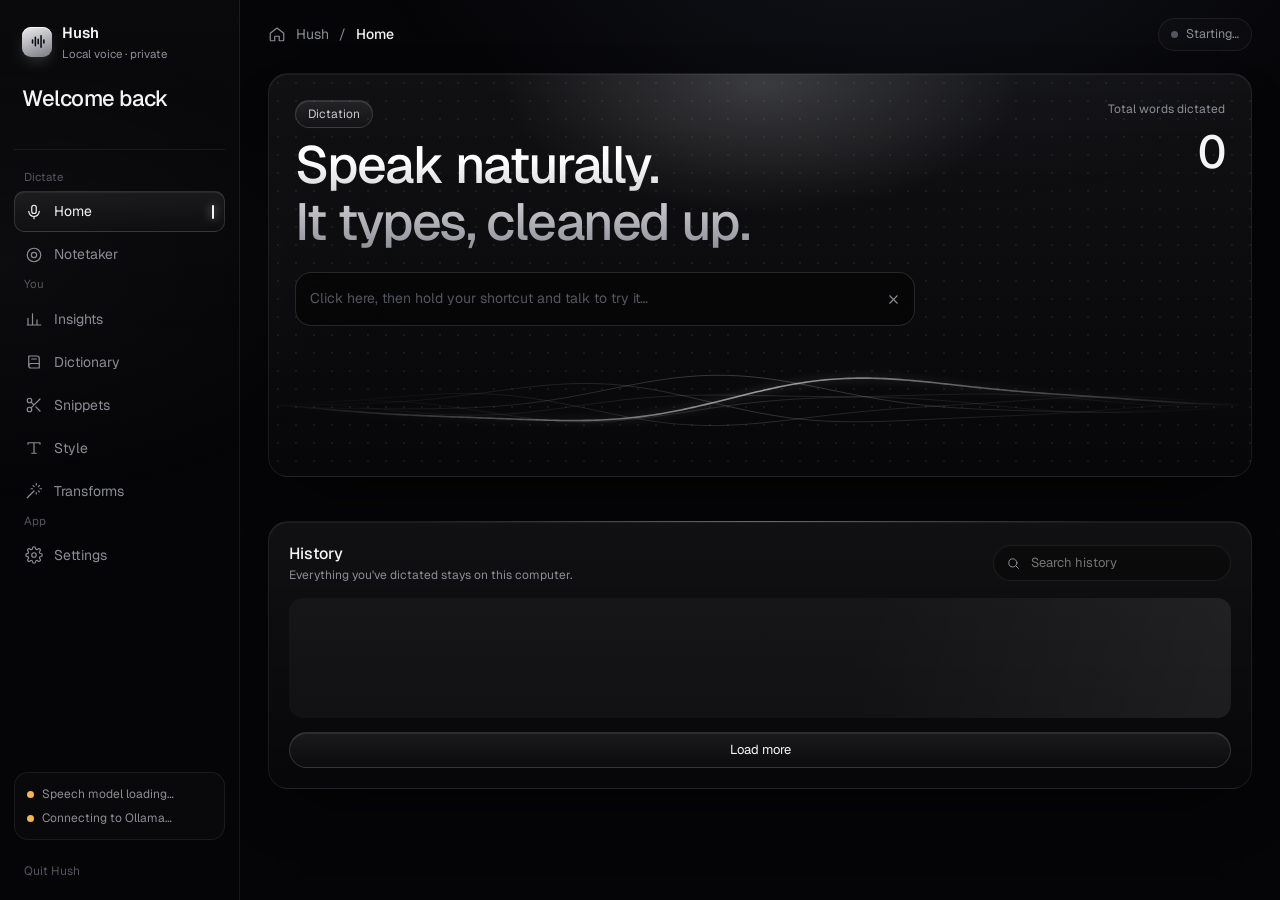
<file: ui/index.html>
<!doctype html>
<html lang="en">
<head>
<meta charset="utf-8">
<meta name="viewport" content="width=device-width,initial-scale=1">
<title>Hush</title>
<link rel="preconnect" href="https://fonts.googleapis.com">
<link rel="stylesheet" href="https://fonts.googleapis.com/css2?family=Geist:wght@300;400;500;600;700&family=Geist+Mono:wght@400;500&display=swap">
<link rel="stylesheet" href="app.css">
</head>
<body>
<div class="app">
  <aside class="side" aria-label="Navigation">
    <div class="brand">
      <div class="mark" aria-hidden="true"><svg viewBox="0 0 24 24"><path d="M5 10v4M9 6v12M13 9v6M17 4v16M21 10v4"/></svg></div>
      <div><b>Hush</b><span>Local voice · private</span></div>
    </div>
    <div class="welcome"><h1 id="welcome">Welcome back</h1><p id="today-line">&nbsp;</p></div>
    <nav class="nav" id="nav">
      <div class="navgrp"><span>Dictate</span>
        <a data-page="home" class="on"><svg class="i" viewBox="0 0 24 24"><rect x="9" y="3" width="6" height="11" rx="3"/><path d="M5 11a7 7 0 0 0 14 0M12 18v3"/></svg>Home</a>
        <a data-page="notes"><svg class="i" viewBox="0 0 24 24"><circle cx="12" cy="12" r="9"/><circle cx="12" cy="12" r="3.5"/></svg>Notetaker<span class="badge" id="note-badge" hidden>REC</span></a>
      </div>
      <div class="navgrp"><span>You</span>
        <a data-page="insights"><svg class="i" viewBox="0 0 24 24"><path d="M4 20V11M10 20V5M16 20v-7M21 20H3"/></svg>Insights</a>
        <a data-page="dictionary"><svg class="i" viewBox="0 0 24 24"><path d="M5 4h11a3 3 0 0 1 3 3v13H8a3 3 0 0 1-3-3z"/><path d="M5 17a3 3 0 0 1 3-3h11M9 8h6"/></svg>Dictionary</a>
        <a data-page="snippets"><svg class="i" viewBox="0 0 24 24"><circle cx="6" cy="6" r="3"/><circle cx="6" cy="18" r="3"/><path d="M20 4L8.1 15.9M14.5 14.5L20 20M8.1 8.1L12 12"/></svg>Snippets</a>
        <a data-page="style"><svg class="i" viewBox="0 0 24 24"><path d="M4 7V5h16v2M9 19h6M12 5v14"/></svg>Style</a>
        <a data-page="transforms"><svg class="i" viewBox="0 0 24 24"><path d="M15 4V2M15 16v-2M8 9h2M20 9h2M17.8 11.8l1.4 1.4M17.8 6.2l1.4-1.4M12.2 6.2L10.8 4.8M3 21l9-9"/></svg>Transforms</a>
      </div>
      <div class="navgrp"><span>App</span>
        <a data-page="settings"><svg class="i" viewBox="0 0 24 24"><circle cx="12" cy="12" r="3"/><path d="M19.4 15a1.7 1.7 0 0 0 .3 1.8l.1.1a2 2 0 1 1-2.8 2.8l-.1-.1a1.7 1.7 0 0 0-1.8-.3 1.7 1.7 0 0 0-1 1.5V21a2 2 0 1 1-4 0v-.1a1.7 1.7 0 0 0-1.1-1.5 1.7 1.7 0 0 0-1.8.3l-.1.1a2 2 0 1 1-2.8-2.8l.1-.1a1.7 1.7 0 0 0 .3-1.8 1.7 1.7 0 0 0-1.5-1H3a2 2 0 1 1 0-4h.1a1.7 1.7 0 0 0 1.5-1.1 1.7 1.7 0 0 0-.3-1.8l-.1-.1a2 2 0 1 1 2.8-2.8l.1.1a1.7 1.7 0 0 0 1.8.3H9a1.7 1.7 0 0 0 1-1.5V3a2 2 0 1 1 4 0v.1a1.7 1.7 0 0 0 1 1.5 1.7 1.7 0 0 0 1.8-.3l.1-.1a2 2 0 1 1 2.8 2.8l-.1.1a1.7 1.7 0 0 0-.3 1.8V9a1.7 1.7 0 0 0 1.5 1H21a2 2 0 1 1 0 4h-.1a1.7 1.7 0 0 0-1.5 1z"/></svg>Settings</a>
      </div>
    </nav>
    <div class="engines" aria-label="Engines">
      <div class="e"><span class="dot load" id="stt-dot"></span><span id="stt-line">Speech model loading…</span></div>
      <div class="e"><span class="dot load" id="llm-dot"></span><span id="llm-line">Connecting to Ollama…</span></div>
    </div>
    <button class="quit" id="quit" type="button">Quit Hush</button>
  </aside>

  <main id="main">
    <div class="wrap">
      <div class="topbar">
        <div class="crumb"><svg class="i" viewBox="0 0 24 24"><path d="M3 11l9-7 9 7v9a1 1 0 0 1-1 1h-5v-6H9v6H4a1 1 0 0 1-1-1z"/></svg>Hush <span aria-hidden="true">/</span> <b id="crumb">Home</b></div>
        <div class="status"><span class="live" id="live"><span class="dot" id="live-dot"></span><span id="live-txt">Starting…</span></span></div>
      </div>

      <!-- HOME -->
      <section class="page show" data-page="home">
        <section class="card hero" id="hero">
          <div class="glow" aria-hidden="true"></div>
          <canvas id="wave" aria-hidden="true"></canvas>
          <div class="hero-top">
            <div class="sec" style="margin:0">
              <span class="eyebrow" id="hero-eye">Dictation</span>
              <h2>Speak naturally.<span style="display:block">It types, cleaned up.</span></h2>
              <p class="lead" id="hero-lead"></p>
            </div>
            <div class="hero-num"><div class="k">Total words dictated</div><div class="v" id="hero-words">0</div><div id="hero-d"></div></div>
          </div>
          <div class="hero-strip">
            <label class="tryit"><textarea id="tryit" placeholder="Click here, then hold your shortcut and talk to try it…" aria-label="Try dictation here"></textarea><button class="icon-btn" id="tryit-clear" type="button" title="Clear"><svg viewBox="0 0 24 24"><path d="M6 6l12 12M18 6L6 18"/></svg></button></label>
          </div>
        </section>
        <section class="tiles" id="home-tiles"></section>
        <section class="card">
          <div class="head">
            <div><h3>History</h3><p class="note">Everything you've dictated stays on this computer.</p></div>
            <label class="search"><svg class="i" viewBox="0 0 24 24"><circle cx="11" cy="11" r="6.5"/><path d="M20 20l-4.3-4.3"/></svg><input id="hist-q" type="search" placeholder="Search history" aria-label="Search history"></label>
          </div>
          <div id="history"><div class="skel"></div></div>
          <button class="btn" id="hist-more" type="button" hidden style="justify-self:center">Load more</button>
        </section>
      </section>

      <!-- NOTETAKER -->
      <section class="page" data-page="notes">
        <div class="sec"><span class="eyebrow">Notetaker</span><h2>Record a meeting, get the notes</h2><p class="lead">Records you and the other side of the call, transcribes it on your GPU as a Me / Them conversation, and writes a summary with action items and owners.</p></div>
        <section class="card">
          <div class="recbig">
            <button class="recbtn" id="note-btn" type="button" aria-label="Start recording"><i></i></button>
            <div><div class="timer" id="note-timer">00:00</div><p class="note" id="note-state">Ready to record</p></div>
            <div class="meter" id="note-meter"></div>
          </div>
          <div class="setrow" id="sysaudio-row" style="border-top:1px solid var(--line);padding-top:14px">
            <div class="lbl"><b>Include computer audio</b><small>Hears the other people on Zoom, Meet or Teams through your computer's sound. Works on speakers or headphones; echo is removed.</small></div>
            <div class="ctl"><button class="switch" data-set="note_system_audio" role="switch" aria-label="Include computer audio"></button></div>
          </div>
        </section>
        <div class="notes">
          <section class="card"><div class="head"><h3>Past notes</h3><label class="search" style="min-width:0;flex:0 1 200px"><svg class="i" viewBox="0 0 24 24"><circle cx="11" cy="11" r="6.5"/><path d="M20 20l-4.3-4.3"/></svg><input id="notes-q" type="search" placeholder="Search" aria-label="Search notes"></label></div><div class="nlist" id="notes-list"></div></section>
          <section class="card ndetail" id="note-detail"><div class="empty"><b>No note selected</b>Pick a note on the left, or record a new one.</div></section>
        </div>
      </section>

      <!-- INSIGHTS -->
      <section class="page" data-page="insights">
        <div class="sec"><span class="eyebrow">Insights</span><h2>How you talk to your computer</h2></div>
        <section class="card" id="recap"></section>
        <div class="grid3" id="ins-top"></div>
        <div class="grid2" id="ins-bottom"></div>
      </section>

      <!-- DICTIONARY -->
      <section class="page" data-page="dictionary">
        <div class="sec-row">
          <div class="sec"><span class="eyebrow">Dictionary</span><h2>Hush spells the way you do</h2><p class="lead">Names, company jargon and uncommon words are fed to the speech model and enforced after cleanup. Fix a word once after dictating and it's learned automatically (✨). Add a replacement to swap one phrase for another.</p></div>
          <button class="btn primary" id="dict-add" type="button">Add new</button>
        </div>
        <section class="card">
          <div class="head"><div class="examples"><span class="note">Try:</span><span class="chip">PIXELFORGE</span><span class="chip">Zentrix</span><span class="chip">btw → by the way</span></div>
            <label class="search"><svg class="i" viewBox="0 0 24 24"><circle cx="11" cy="11" r="6.5"/><path d="M20 20l-4.3-4.3"/></svg><input id="dict-q" type="search" placeholder="Search words" aria-label="Search dictionary"></label></div>
          <div id="dict-list"></div>
        </section>
      </section>

      <!-- SNIPPETS -->
      <section class="page" data-page="snippets">
        <div class="sec-row">
          <div class="sec"><span class="eyebrow">Snippets</span><h2>The stuff you shouldn't have to re-type</h2><p class="lead">Save text you type often, then say its trigger phrase to drop it in.</p></div>
          <button class="btn primary" id="snip-add" type="button">Add new</button>
        </div>
        <section class="card">
          <div class="head"><div class="examples"><span class="chip q">"my LinkedIn"</span><span class="note">→</span><span class="chip">linkedin.com/in/…</span><span class="chip q">"intro email"</span><span class="note">→</span><span class="chip">Hey, would love to find some time…</span></div>
            <label class="search"><svg class="i" viewBox="0 0 24 24"><circle cx="11" cy="11" r="6.5"/><path d="M20 20l-4.3-4.3"/></svg><input id="snip-q" type="search" placeholder="Search snippets" aria-label="Search snippets"></label></div>
          <div id="snip-list"></div>
        </section>
      </section>

      <!-- STYLE -->
      <section class="page" data-page="style">
        <div class="sec-row">
          <div class="sec"><span class="eyebrow">Style</span><h2>Sound like you, everywhere</h2><p class="lead">Hush detects the app you're typing into and formats for it.</p></div>
          <div class="seg" id="style-tabs" role="group" aria-label="Category">
            <button type="button" data-c="personal" aria-pressed="true">Personal messages</button>
            <button type="button" data-c="work" aria-pressed="false">Work messages</button>
            <button type="button" data-c="email" aria-pressed="false">Email</button>
            <button type="button" data-c="other" aria-pressed="false">Other</button>
          </div>
        </div>
        <section class="card"><div class="head"><div><h3 id="style-h"></h3><p class="note" id="style-sub"></p></div><div class="apps" id="style-apps"></div></div></section>
        <div class="styles" id="style-cards"></div>
        <section class="card">
          <div class="head"><div><h3>App rules</h3><p class="note">Your own instructions for specific apps or sites. They override the style above.</p></div><button class="btn primary" id="rule-add" type="button">Add rule</button></div>
          <div id="rules-list"></div>
        </section>
        <section class="card">
          <div class="setrow">
            <div class="lbl"><b>Auto cleanup</b><small>Run every dictation through the cleanup model (Settings → Cleanup model): apply self-corrections, fix punctuation, follow your app rules. Off = the transcript with filler words stripped.</small></div>
            <div class="ctl"><button class="switch" id="sw-cleanup" role="switch" aria-checked="true" aria-label="Auto cleanup"></button></div>
          </div>
        </section>
      </section>

      <!-- TRANSFORMS -->
      <section class="page" data-page="transforms">
        <div class="sec-row">
          <div class="sec"><span class="eyebrow">Transforms</span><h2>Rewrite anything, anywhere you write</h2><p class="lead">Select text in any app and press a transform's shortcut. Hush rewrites it in place with your local LLM.</p></div>
          <div class="status"><button class="btn" id="tf-reset" type="button">Reset to defaults</button><button class="btn primary" id="tf-new" type="button">Create new</button></div>
        </div>
        <section class="card">
          <div class="setrow">
            <div class="lbl"><b>Auto apply after dictation</b><small>Run a transform on everything you dictate, automatically.</small></div>
            <div class="ctl"><select class="tin" id="tf-auto-sel" aria-label="Transform to auto apply"></select><button class="switch" id="sw-autotf" role="switch" aria-checked="false" aria-label="Auto apply"></button></div>
          </div>
        </section>
        <div class="tcards" id="tf-cards"></div>
        <section class="card">
          <div class="head"><h3>Try a transform</h3><select class="tin" id="tf-try-sel" aria-label="Transform to try"></select></div>
          <div class="grid2">
            <textarea class="tin" id="tf-in" placeholder="Paste or type some text…" aria-label="Input text"></textarea>
            <div class="out dim" id="tf-out">Result appears here.</div>
          </div>
          <div class="mact"><button class="btn primary" id="tf-run" type="button">Run transform</button></div>
        </section>
      </section>

      <!-- SETTINGS -->
      <section class="page" data-page="settings">
        <div class="sec"><span class="eyebrow">Settings</span><h2>Make it yours</h2></div>
        <div class="grid2">
          <section class="card">
            <h3>Shortcuts</h3>
            <div>
              <div class="setrow"><div class="lbl"><b>Dictate</b><small>Hold to talk. Double-tap for hands-free (tap again to stop), <kbd>Esc</kbd> cancels.</small></div><div class="ctl"><span class="keys" id="hk-show"></span><button class="btn" data-capture="dictate" type="button">Change</button></div></div>
              <div class="setrow"><div class="lbl"><b>Command</b><small>Hold and speak an instruction. With text selected it rewrites it ("make this shorter"); with nothing selected it writes what you ask. If it includes the dictate keys, you can also start dictating and add the extra key.</small></div><div class="ctl"><span class="keys" id="cmd-show"></span><button class="btn" data-capture="command" type="button">Change</button></div></div>
              <div class="setrow"><div class="lbl"><b>Voice commands</b><small>End a dictation with <i>"press enter"</i> or <i>"send it"</i> to submit, or <i>"scratch that"</i> to drop the last sentence. Say <i>"scratch that"</i> on its own to remove the previous dictation. <i>"New line"</i> and <i>"new paragraph"</i> add breaks.</small></div></div>
              <div class="setrow"><div class="lbl"><b>Mode</b><small>Hold = push-to-talk. Toggle = press once to start, again to stop.</small></div><div class="ctl"><div class="seg" id="hk-mode"><button type="button" data-v="hold">Hold</button><button type="button" data-v="toggle">Toggle</button></div></div></div>
              <div class="setrow"><div class="lbl"><b>Transforms</b><small>Modifier keys + slot number, on selected text.</small></div><div class="ctl"><span class="keys" id="tf-mods"></span><button class="btn" data-capture="transform" type="button">Change</button></div></div>
            </div>
          </section>
          <section class="card">
            <h3>Profile & input</h3>
            <div>
              <div class="setrow"><div class="lbl"><b>Your name</b><small>Used for greetings and style previews.</small></div><div class="ctl"><input class="tin" id="set-name" style="width:180px" aria-label="Your name"></div></div>
              <div class="setrow"><div class="lbl"><b>Microphone</b></div><div class="ctl"><select class="tin" id="set-mic" aria-label="Microphone"></select></div></div>
              <div class="setrow"><div class="lbl"><b>Language</b><small>Auto-detect is slightly slower.</small></div><div class="ctl"><select class="tin" id="set-lang" aria-label="Language"></select></div></div>
            </div>
          </section>
          <section class="card">
            <div class="head"><h3>Speech model</h3><span class="pill plain" id="stt-pill">—</span></div>
            <div>
              <div class="setrow"><div class="lbl"><b>Whisper model</b><small>Turbo is the best speed/accuracy trade-off.</small></div><div class="ctl"><select class="tin" id="set-wmodel" aria-label="Whisper model">
                <option value="large-v3-turbo">large-v3-turbo (recommended)</option><option value="large-v3">large-v3 (most accurate)</option><option value="distil-large-v3">distil-large-v3 (English, fast)</option><option value="medium">medium</option><option value="small">small (fastest)</option><option value="base">base</option></select></div></div>
              <div class="setrow" id="dev-row"><div class="lbl"><b>Device</b><small>Auto uses your NVIDIA GPU and falls back to CPU.</small></div><div class="ctl"><div class="seg" id="set-dev"><button type="button" data-v="auto">Auto</button><button type="button" data-v="cuda">GPU</button><button type="button" data-v="cpu">CPU</button></div></div></div>
            </div>
            <p class="note" id="stt-err" hidden></p>
          </section>
          <section class="card">
            <div class="head"><h3>Cleanup model</h3><span class="pill plain" id="llm-pill">—</span></div>
            <div>
              <div class="setrow"><div class="lbl"><b>Brain</b><small>Local stays on this PC. Claude is much better at reading context; your words and screen context are sent to Anthropic. Falls back to local when offline.</small></div><div class="ctl"><div class="seg" id="set-provider"><button type="button" data-v="local">Local</button><button type="button" data-v="cloud">Claude</button></div></div></div>
              <div class="setrow" id="key-row"><div class="lbl"><b>Anthropic API key</b><small id="key-sub">Stored in Windows Credential Manager, never in a file.</small></div><div class="ctl"><input class="tin" id="set-key" type="password" autocomplete="off" spellcheck="false" placeholder="sk-ant-…" style="width:190px" aria-label="Anthropic API key"><button class="btn" id="key-save" type="button">Save</button><button class="btn" id="key-test" type="button">Test</button></div></div>
              <div class="setrow"><div class="lbl"><b>Ollama model</b><small>Used for cleanup, transforms and meeting notes.</small></div><div class="ctl"><input class="tin" id="set-llm" list="llm-list" style="width:210px" aria-label="Ollama model"><datalist id="llm-list"></datalist><button class="btn" id="llm-pull" type="button">Download</button></div></div>
              <div class="progress" id="pull-bar" hidden><i style="width:0"></i></div>
              <p class="note" id="pull-txt" hidden></p>
            </div>
          </section>
          <section class="card">
            <h3>Behavior</h3>
            <div>
              <div class="setrow"><div class="lbl"><b>Read the room</b><small>Use the text around your cursor and on screen to fix names, mishearings and tone. Read locally, never stored.</small></div><div class="ctl"><button class="switch" data-set="screen_context" role="switch" aria-label="Read the room"></button></div></div>
              <div class="setrow"><div class="lbl"><b>Learn from corrections</b><small>When you fix a name or term Hush typed, it's added to your dictionary (marked ✨). Free, on this PC.</small></div><div class="ctl"><button class="switch" data-set="learn_corrections" role="switch" aria-label="Learn from corrections"></button></div></div>
              <div class="setrow"><div class="lbl"><b>Restore clipboard</b><small>Put your previous clipboard back after pasting.</small></div><div class="ctl"><button class="switch" data-set="restore_clipboard" role="switch" aria-label="Restore clipboard"></button></div></div>
              <div class="setrow"><div class="lbl"><b>Keep audio</b><small>Save recordings so you can replay them from History.</small></div><div class="ctl"><button class="switch" data-set="keep_audio" role="switch" aria-label="Keep audio"></button></div></div>
              <div class="setrow"><div class="lbl"><b>Recording pill</b><small>Floating indicator at the bottom of the screen.</small></div><div class="ctl"><button class="switch" data-set="show_overlay" role="switch" aria-label="Recording pill"></button></div></div>
              <div class="setrow"><div class="lbl"><b>Open Hush when you log in</b><small>So your shortcut always works. Close the window any time; Hush keeps running in the background.</small></div><div class="ctl"><button class="switch" id="sw-login" role="switch" aria-label="Open Hush when you log in"></button></div></div>
            </div>
          </section>
          <section class="card">
            <h3>Data</h3>
            <p class="note" id="data-dir"></p>
            <div class="mact" style="justify-content:flex-start"><button class="btn" id="open-data" type="button">Open data folder</button></div>
          </section>
        </div>
      </section>
    </div>
  </main>
</div>
<div id="layer"></div>
<script src="app.js"></script>
</body>
</html>
</file>
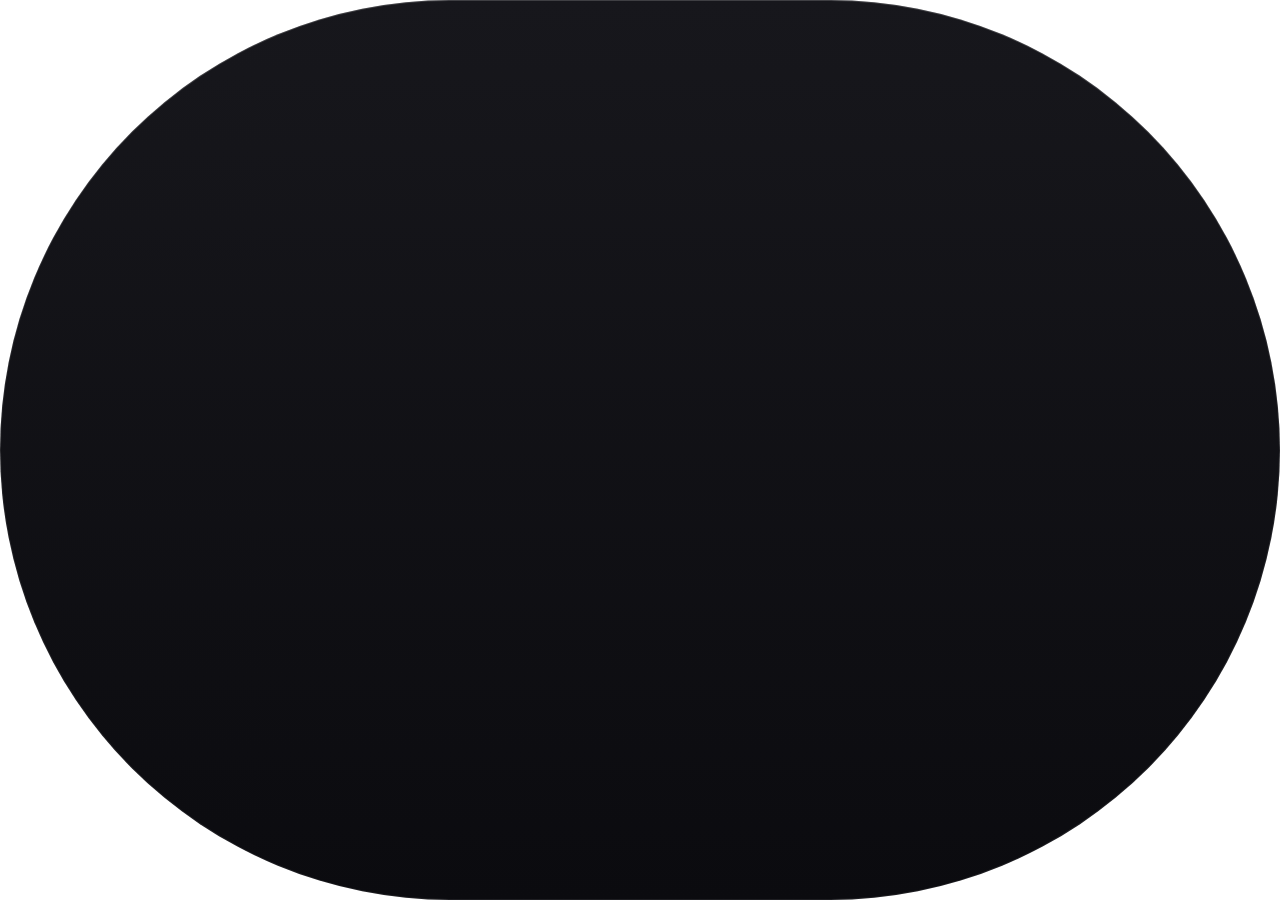
<file: ui/overlay.html>
<!doctype html>
<html>
<head>
<meta charset="utf-8">
<title>Hush overlay</title>
<style>
  :root { --fg: #F4F4F6; --muted: #8C8C96; --bad: #FF6166; --good: #4ADE80; }
  html, body { margin: 0; height: 100%; overflow: hidden; background: transparent; user-select: none; cursor: default;
    font: 500 12.5px "Geist", "Segoe UI Variable Text", "Segoe UI", -apple-system, sans-serif; color: var(--fg); -webkit-font-smoothing: antialiased; }
  .pill { position: absolute; inset: 0; border-radius: 999px; display: flex; align-items: center; justify-content: center; gap: 10px; padding: 0 16px;
    background: radial-gradient(120px 40px at 50% -10%, rgba(255,255,255,0.10), transparent 70%), linear-gradient(180deg, #17171C, #0B0B0F);
    box-shadow: inset 0 1px 0 rgba(255,255,255,0.10), inset 0 0 0 1px rgba(255,255,255,0.08); }
  .bars { display: flex; align-items: center; gap: 3px; height: 26px; }
  .bars i { width: 3px; border-radius: 3px; height: 4px; background: linear-gradient(180deg, #FFFFFF, #9A9AA4); box-shadow: 0 0 8px rgba(255,255,255,0.35); transition: height .08s linear; }
  .dot { width: 7px; height: 7px; border-radius: 50%; background: var(--bad); box-shadow: 0 0 10px var(--bad); animation: pulse 1.2s ease-in-out infinite; }
  @keyframes pulse { 50% { opacity: .35; } }
  .txt { white-space: nowrap; color: var(--muted); }
  .txt b { color: var(--fg); font-weight: 500; }
  .think { display: flex; gap: 5px; }
  .think i { width: 6px; height: 6px; border-radius: 50%; background: var(--fg); opacity: .25; animation: blink 1s ease-in-out infinite; }
  .think i:nth-child(2) { animation-delay: .15s; } .think i:nth-child(3) { animation-delay: .3s; }
  @keyframes blink { 40% { opacity: 1; transform: translateY(-2px); } }
  .st { display: none; align-items: center; gap: 10px; }
  body[data-s="recording"] .rec, body[data-s="locked"] .rec, body[data-s="processing"] .proc, body[data-s="msg"] .msg { display: flex; }
  body[data-s="locked"] .dot { background: var(--good); box-shadow: 0 0 10px var(--good); }
  .lockhint { display: none; }
  body[data-s="locked"] .lockhint { display: inline; }
  .msg .ic { width: 7px; height: 7px; border-radius: 50%; background: var(--muted); }
  .msg.bad .ic { background: var(--bad); box-shadow: 0 0 10px var(--bad); }
  .msg.good .ic { background: var(--good); box-shadow: 0 0 10px var(--good); }
</style>
</head>
<body data-s="hidden">
  <div class="pill">
    <div class="st rec"><span class="dot"></span><div class="bars" id="bars"></div><span class="txt lockhint">Hands-free · <b>Esc</b></span></div>
    <div class="st proc"><div class="think"><i></i><i></i><i></i></div><span class="txt" id="ptxt"></span></div>
    <div class="st msg" id="msg"><span class="ic"></span><span class="txt" id="mtxt"></span></div>
  </div>
<script>
  const N = 15, bars = document.getElementById('bars');
  for (let i = 0; i < N; i++) bars.appendChild(document.createElement('i'));
  const hist = new Array(N).fill(0);
  window.setLevel = (lvl) => {
    hist.shift(); hist.push(lvl);
    const mid = (N - 1) / 2;
    bars.childNodes.forEach((b, i) => {
      const shape = 1 - Math.abs(i - mid) / (mid + 2);
      const v = hist[(i * 7) % N] * 0.5 + lvl * 0.5;
      b.style.height = (4 + Math.min(22, v * 30 * shape + Math.random() * 2)) + 'px';
    });
  };
  window.setState = (s, text) => {
    const msg = document.getElementById('msg');
    if (s === 'processing') { document.getElementById('ptxt').textContent = text || ''; document.body.dataset.s = 'processing'; return; }
    if (s === 'recording' || s === 'locked' || s === 'hidden') { document.body.dataset.s = s; return; }
    msg.className = 'st msg ' + ({ error: 'bad', done: 'good' }[s] || '');
    document.getElementById('mtxt').textContent = text || '';
    document.body.dataset.s = 'msg';
  };
</script>
</body>
</html>
</file>
<file: ui/app.css>
/* Design language: near-black canvas, glass cards with a top highlight, silver gradients, Geist + Geist Mono,
   pill controls, soft white glows. Single dark theme. */
:root {
  color-scheme: dark;
  --bg: #050507;
  --card-top: rgba(255, 255, 255, 0.05);
  --card-bot: rgba(255, 255, 255, 0.012);
  --line: rgba(255, 255, 255, 0.07);
  --line2: rgba(255, 255, 255, 0.13);
  --fg: #F4F4F6;
  --muted: #8C8C96;
  --dim: #55555F;
  --silver: #C8C9D0;
  --good: #4ADE80;
  --bad: #FF6166;
  --warn: #F6B84B;
  --info: #A4B4FF;
  --good-bg: rgba(74, 222, 128, 0.10);
  --bad-bg: rgba(255, 97, 102, 0.11);
  --warn-bg: rgba(246, 184, 75, 0.10);
  --info-bg: rgba(164, 180, 255, 0.10);
  --f-body: "Geist", "Segoe UI Variable Text", "SF Pro Display", -apple-system, "Segoe UI", sans-serif;
  --f-data: "Geist Mono", ui-monospace, "SF Mono", "Cascadia Mono", Consolas, monospace;
  --ease: cubic-bezier(0.65, 0, 0.35, 1);
  --ease-out: cubic-bezier(0.16, 1, 0.3, 1);
}
* { box-sizing: border-box; }
html, body { margin: 0; height: 100%; }
body { background: var(--bg); color: var(--fg); font-family: var(--f-body); font-size: 14px; line-height: 1.5; -webkit-font-smoothing: antialiased; overflow: hidden; }
body::before { content: ""; position: fixed; inset: 0; pointer-events: none; z-index: 0;
  background: radial-gradient(900px 500px at 70% -10%, rgba(140, 150, 210, 0.10), transparent 60%), radial-gradient(700px 400px at 0% 30%, rgba(255, 255, 255, 0.03), transparent 60%); }
button { font: inherit; color: inherit; cursor: pointer; }
input, textarea, select { font: inherit; color: inherit; }
:focus-visible { outline: 2px solid var(--silver); outline-offset: 2px; border-radius: 6px; }
::selection { background: rgba(255,255,255,0.22); }
::-webkit-scrollbar { width: 10px; height: 10px; }
::-webkit-scrollbar-thumb { background: rgba(255,255,255,0.08); border-radius: 10px; border: 3px solid transparent; background-clip: padding-box; }
::-webkit-scrollbar-thumb:hover { background-color: rgba(255,255,255,0.16); }
svg.i { width: 18px; height: 18px; flex: none; stroke: currentColor; fill: none; stroke-width: 1.6; stroke-linecap: round; stroke-linejoin: round; }

/* ---------- shell ---------- */
.app { position: relative; z-index: 1; display: grid; grid-template-columns: 240px minmax(0, 1fr); height: 100vh; }
.side { border-right: 1px solid var(--line); background: linear-gradient(180deg, rgba(255,255,255,0.025), transparent 40%); padding: 22px 14px 16px; display: flex; flex-direction: column; gap: 18px; overflow-y: auto; }
.brand { display: flex; align-items: center; gap: 10px; padding: 0 8px; }
.mark { width: 30px; height: 30px; border-radius: 9px; display: grid; place-items: center; background: linear-gradient(160deg, #EDEDF0, #7A7A84); color: #0A0A0D; box-shadow: inset 0 1px 0 rgba(255,255,255,0.8), 0 6px 18px -6px rgba(255,255,255,0.35); }
.mark svg { width: 17px; height: 17px; stroke: #0A0A0D; stroke-width: 2.2; fill: none; stroke-linecap: round; }
.brand b { display: block; font-weight: 600; letter-spacing: -0.01em; font-size: 15px; }
.brand span { display: block; font-size: 11.5px; color: var(--muted); }
.welcome { padding: 6px 8px 14px; border-bottom: 1px solid var(--line); }
.welcome h1 { margin: 0; font-size: 22px; line-height: 1.15; font-weight: 500; letter-spacing: -0.02em; }
.welcome p { margin: 6px 0 0; font-size: 12px; color: var(--muted); }
.navgrp { display: grid; gap: 2px; }
.navgrp > span { font-size: 11.5px; color: var(--dim); padding: 0 10px 4px; }
.nav a { display: flex; align-items: center; gap: 11px; padding: 9px 10px; border-radius: 10px; text-decoration: none; color: var(--muted); border: 1px solid transparent; transition: color .25s, background .25s, border-color .25s; position: relative; cursor: pointer; user-select: none; }
.nav a:hover { color: var(--fg); background: rgba(255,255,255,0.03); }
.nav a.on { color: var(--fg); background: linear-gradient(180deg, rgba(255,255,255,0.07), rgba(255,255,255,0.025)); border-color: var(--line2); box-shadow: inset 0 1px 0 rgba(255,255,255,0.06); }
.nav a.on::after { content: ""; position: absolute; right: 10px; width: 2px; height: 14px; border-radius: 2px; background: var(--fg); box-shadow: 0 0 10px rgba(255,255,255,0.7); }
.nav .badge { margin-left: auto; margin-right: 10px; font-size: 11px; font-family: var(--f-data); padding: 0 7px; border-radius: 6px; background: var(--bad-bg); color: var(--bad); }
.engines { margin-top: auto; display: grid; gap: 6px; padding: 12px; border-radius: 14px; border: 1px solid var(--line); background: rgba(255,255,255,0.02); font-size: 12px; }
.engines .e { display: flex; align-items: center; gap: 8px; color: var(--muted); min-width: 0; }
.engines .e span:last-child { overflow: hidden; text-overflow: ellipsis; white-space: nowrap; }
.engines .e b { color: var(--fg); font-weight: 500; }
.side .quit { background: none; border: 0; color: var(--dim); font-size: 12px; text-align: left; padding: 4px 10px; border-radius: 8px; }
.side .quit:hover { color: var(--bad); }

main { min-width: 0; overflow-y: auto; padding: 18px 28px 80px; scroll-behavior: smooth; }
.wrap { max-width: 1180px; margin: 0 auto; display: grid; gap: 22px; align-content: start; }
.topbar { display: flex; flex-wrap: wrap; align-items: center; justify-content: space-between; gap: 10px; }
.crumb { display: flex; align-items: center; gap: 10px; color: var(--muted); font-size: 14px; }
.crumb b { color: var(--fg); font-weight: 500; }
.status { display: flex; flex-wrap: wrap; align-items: center; gap: 10px; font-size: 12.5px; color: var(--muted); }
.live { display: inline-flex; align-items: center; gap: 8px; padding: 6px 12px; border-radius: 999px; border: 1px solid var(--line); background: rgba(255,255,255,0.02); transition: border-color .3s, background .3s; }
.live.rec { border-color: rgba(255,97,102,0.35); background: var(--bad-bg); color: var(--fg); }
.dot { width: 7px; height: 7px; border-radius: 50%; background: var(--dim); position: relative; flex: none; }
.dot.ok { background: var(--good); }
.dot.ok.ping::after, .dot.rec::after { content: ""; position: absolute; inset: -4px; border-radius: 50%; border: 1px solid currentColor; animation: ping 2s var(--ease-out) infinite; }
.dot.ok.ping { color: var(--good); }
.dot.rec { background: var(--bad); color: var(--bad); }
.dot.warn { background: var(--warn); }
.dot.err { background: var(--bad); }
.dot.load { background: var(--warn); animation: blink 1.2s ease-in-out infinite; }
@keyframes ping { from { transform: scale(0.6); opacity: 0.9; } to { transform: scale(2.2); opacity: 0; } }
@keyframes blink { 50% { opacity: .3; } }

.btn { display: inline-flex; align-items: center; justify-content: center; gap: 7px; border: 1px solid var(--line2); background: linear-gradient(180deg, rgba(255,255,255,0.07), rgba(255,255,255,0.02)); border-radius: 999px; padding: 7px 14px; font-size: 13px; box-shadow: inset 0 1px 0 rgba(255,255,255,0.08); transition: border-color .25s, background .25s, transform .2s, opacity .2s; white-space: nowrap; }
.btn:hover { border-color: rgba(255,255,255,0.28); }
.btn:active { transform: scale(0.98); }
.btn.primary { background: linear-gradient(180deg, #FFFFFF, #CFCFD6); color: #08080A; border-color: transparent; font-weight: 500; box-shadow: 0 8px 24px -10px rgba(255,255,255,0.5); }
.btn.danger { color: var(--bad); }
.btn.danger:hover { border-color: rgba(255,97,102,0.4); }
.btn:disabled { opacity: 0.45; cursor: default; }
.btn svg { width: 15px; height: 15px; }
.icon-btn { border: 1px solid transparent; background: transparent; border-radius: 8px; width: 30px; height: 30px; display: inline-grid; place-items: center; color: var(--muted); transition: color .2s, border-color .2s, background .2s; flex: none; }
.icon-btn:hover { color: var(--fg); border-color: var(--line2); background: rgba(255,255,255,0.04); }
.icon-btn.on { color: var(--warn); }
.icon-btn.danger:hover { color: var(--bad); border-color: rgba(255,97,102,0.4); }
.icon-btn svg { width: 15px; height: 15px; stroke: currentColor; fill: none; stroke-width: 1.7; stroke-linecap: round; stroke-linejoin: round; }

/* ---------- glass card ---------- */
.card { position: relative; isolation: isolate; border-radius: 20px; border: 1px solid var(--line); background: linear-gradient(180deg, var(--card-top), var(--card-bot)); box-shadow: inset 0 1px 0 rgba(255,255,255,0.05), 0 30px 60px -30px rgba(0,0,0,0.9); padding: 20px; min-width: 0; display: flex; flex-direction: column; gap: 14px; }
.card::before { content: ""; position: absolute; inset: 0; border-radius: inherit; z-index: -1; pointer-events: none; opacity: 0; transition: opacity .4s;
  background: radial-gradient(420px circle at var(--mx, 50%) var(--my, 0%), rgba(255,255,255,0.07), transparent 45%); }
.card:hover::before { opacity: 1; }
.card::after { content: ""; position: absolute; left: 15%; right: 15%; top: -1px; height: 1px; z-index: -1; pointer-events: none; background: linear-gradient(90deg, transparent, rgba(255,255,255,0.35), transparent); }
.card .head { display: flex; flex-wrap: wrap; justify-content: space-between; align-items: center; gap: 10px; }
h3 { margin: 0; font-size: 16px; font-weight: 500; letter-spacing: -0.01em; }
.sub3 { margin: -8px 0 0; font-size: 12.5px; color: var(--muted); }

.sec { display: grid; justify-items: start; gap: 8px; margin-top: 4px; }
.sec-row { display: flex; flex-wrap: wrap; justify-content: space-between; align-items: end; gap: 14px; }
.eyebrow { font-size: 12px; padding: 4px 12px; border-radius: 999px; border: 1px solid var(--line2); background: linear-gradient(180deg, rgba(255,255,255,0.08), rgba(255,255,255,0.02)); box-shadow: inset 0 1px 0 rgba(255,255,255,0.1); color: var(--silver); }
h2 { margin: 0; font-size: clamp(26px, 3.2vw, 36px); font-weight: 500; letter-spacing: -0.03em; line-height: 1.1; text-wrap: balance;
  background: linear-gradient(180deg, #FFFFFF 20%, #8E8E98); -webkit-background-clip: text; background-clip: text; color: transparent; }
.lead { margin: 0; color: var(--muted); max-width: 68ch; }
.note { font-size: 12px; color: var(--muted); margin: 0; }
.grid2 { display: grid; grid-template-columns: repeat(2, minmax(0, 1fr)); gap: 16px; }
.grid3 { display: grid; grid-template-columns: repeat(3, minmax(0, 1fr)); gap: 16px; }
.tiles { display: grid; grid-template-columns: repeat(4, minmax(0, 1fr)); gap: 12px; }
.tile { padding: 16px; gap: 6px; }
.tile .k { font-size: 12px; color: var(--muted); margin: 0; }
.tile .v { font-size: clamp(22px, 2.3vw, 30px); font-weight: 500; letter-spacing: -0.03em; margin: 0; font-variant-numeric: tabular-nums; }
.tile .d { margin: 0; font-size: 12px; color: var(--muted); display: flex; flex-wrap: wrap; gap: 6px; align-items: center; }

.pill { display: inline-flex; align-items: center; gap: 6px; font-size: 12px; font-weight: 500; padding: 3px 10px; border-radius: 999px; white-space: nowrap; font-family: var(--f-data); }
.pill.bad { color: var(--bad); background: var(--bad-bg); }
.pill.warn { color: var(--warn); background: var(--warn-bg); }
.pill.good { color: var(--good); background: var(--good-bg); }
.pill.info { color: var(--info); background: var(--info-bg); }
.pill.plain { color: var(--silver); background: rgba(255,255,255,0.05); border: 1px solid var(--line); }

kbd { display: inline-flex; align-items: center; justify-content: center; min-width: 26px; height: 24px; padding: 0 8px; border-radius: 7px; font: 500 12px var(--f-data); color: var(--fg);
  border: 1px solid var(--line2); background: linear-gradient(180deg, rgba(255,255,255,0.10), rgba(255,255,255,0.03)); box-shadow: inset 0 1px 0 rgba(255,255,255,0.12), 0 2px 0 rgba(0,0,0,0.5); vertical-align: middle; }
.keys { display: inline-flex; gap: 5px; align-items: center; flex-wrap: wrap; }
.keys .plus { color: var(--dim); font-size: 11px; }

/* ---------- hero ---------- */
.hero { overflow: hidden; padding: 26px 26px 0; min-height: 290px; justify-content: space-between;
  background-image: radial-gradient(rgba(255,255,255,0.06) 1px, transparent 1px), linear-gradient(180deg, var(--card-top), var(--card-bot)); background-size: 18px 18px, auto; }
.hero canvas { position: absolute; left: 0; right: 0; bottom: 0; width: 100%; height: 170px; z-index: -1; pointer-events: none; }
.hero .glow { position: absolute; top: -120px; left: 50%; width: 520px; height: 260px; transform: translateX(-50%); background: radial-gradient(closest-side, rgba(255,255,255,0.16), transparent); z-index: -1; pointer-events: none; transition: opacity .5s; }
.hero.rec .glow { background: radial-gradient(closest-side, rgba(255,97,102,0.22), transparent); }
.hero-top { display: flex; flex-wrap: wrap; justify-content: space-between; gap: 16px; align-items: start; }
.hero h2 { font-size: clamp(32px, 4.6vw, 52px); }
.hero-num { text-align: right; }
.hero-num .k { font-size: 12px; color: var(--muted); }
.hero-num .v { font-size: clamp(30px, 4.2vw, 46px); font-weight: 500; letter-spacing: -0.03em; font-variant-numeric: tabular-nums; }
.hero-strip { display: flex; flex-wrap: wrap; gap: 10px; align-items: center; padding-bottom: 150px; }
.tryit { flex: 1 1 360px; min-width: 0; display: flex; gap: 8px; align-items: center; padding: 6px 6px 6px 14px; border-radius: 16px; border: 1px solid var(--line2); background: rgba(0,0,0,0.45); -webkit-backdrop-filter: blur(8px); backdrop-filter: blur(8px); max-width: 620px; }
.tryit textarea { flex: 1; min-width: 0; border: 0; background: transparent; resize: none; outline: none; height: 40px; padding: 10px 0; line-height: 1.4; }
.tryit textarea::placeholder { color: var(--dim); }

/* ---------- history ---------- */
.search { display: flex; align-items: center; gap: 8px; padding: 6px 12px; border-radius: 999px; border: 1px solid var(--line); background: rgba(0,0,0,0.3); color: var(--muted); min-width: 220px; }
.search input { border: 0; background: transparent; outline: none; flex: 1; min-width: 0; color: var(--fg); font-size: 13px; }
.search svg { width: 15px; height: 15px; }
.day { font-size: 11.5px; color: var(--dim); letter-spacing: 0.08em; text-transform: uppercase; font-family: var(--f-data); margin: 8px 2px -4px; }
.hist { display: grid; border-radius: 16px; border: 1px solid var(--line); overflow: hidden; }
.hrow { display: grid; grid-template-columns: 76px minmax(0, 1fr) auto; gap: 14px; align-items: start; padding: 14px 14px 14px 16px; border-bottom: 1px solid var(--line); transition: background .2s; }
.hrow:last-child { border-bottom: 0; }
.hrow:hover { background: rgba(255,255,255,0.025); }
.hrow.fresh { animation: fresh 1.6s var(--ease-out); }
@keyframes fresh { from { background: rgba(255,255,255,0.09); } }
.hrow .t { font-family: var(--f-data); font-size: 12px; color: var(--dim); padding-top: 2px; }
.hrow .x { white-space: pre-wrap; overflow-wrap: anywhere; }
.hrow .meta { display: flex; flex-wrap: wrap; gap: 6px; margin-top: 6px; }
.hrow .meta .pill { font-size: 11px; padding: 1px 8px; }
.hrow .acts { display: flex; gap: 2px; opacity: 0; transition: opacity .2s; }
.hrow:hover .acts, .hrow .acts:focus-within { opacity: 1; }
.hrow.flagged .t::before { content: ""; display: inline-block; width: 6px; height: 6px; border-radius: 50%; background: var(--warn); margin-right: 6px; vertical-align: middle; box-shadow: 0 0 8px var(--warn); }
.empty { color: var(--muted); font-size: 13px; padding: 26px 18px; border: 1px dashed var(--line2); border-radius: 14px; text-align: center; display: grid; gap: 8px; justify-items: center; }
.empty b { color: var(--fg); font-weight: 500; }

/* ---------- lists (dictionary, snippets) ---------- */
.list { display: grid; border-radius: 16px; border: 1px solid var(--line); overflow: hidden; }
.li { display: flex; align-items: center; gap: 12px; padding: 12px 14px 12px 16px; border-bottom: 1px solid var(--line); transition: background .2s; min-height: 52px; }
.li:last-child { border-bottom: 0; }
.li:hover { background: rgba(255,255,255,0.025); }
.li .main { flex: 1; min-width: 0; display: flex; align-items: center; gap: 10px; flex-wrap: wrap; }
.li .main .arrow { color: var(--dim); }
.li .main .exp { color: var(--muted); overflow: hidden; text-overflow: ellipsis; white-space: nowrap; max-width: 100%; flex: 1 1 200px; min-width: 0; }
.li .acts { display: flex; gap: 2px; opacity: 0; transition: opacity .2s; }
.li:hover .acts, .li .acts:focus-within { opacity: 1; }
.li .star { color: var(--warn); }
.li .learned { font-size: 12px; filter: saturate(0.7); cursor: help; }
.examples { display: flex; flex-wrap: wrap; gap: 8px; align-items: center; }
.chip { display: inline-flex; align-items: center; gap: 6px; font-size: 12.5px; padding: 5px 12px; border-radius: 999px; border: 1px solid var(--line); background: rgba(255,255,255,0.03); color: var(--silver); }
.chip.q { font-style: italic; }

/* ---------- segmented ---------- */
.seg { display: inline-flex; flex-wrap: nowrap; flex: none; gap: 4px; padding: 3px; border-radius: 999px; border: 1px solid var(--line); background: rgba(0,0,0,0.25); }
.seg button { border: 0; background: transparent; border-radius: 999px; padding: 6px 14px; font-size: 13px; color: var(--muted); transition: background .3s, color .3s; }
.seg button[aria-pressed="true"] { background: linear-gradient(180deg, rgba(255,255,255,0.14), rgba(255,255,255,0.05)); color: var(--fg); box-shadow: inset 0 1px 0 rgba(255,255,255,0.12); }

/* ---------- style cards ---------- */
.styles { display: grid; grid-template-columns: repeat(3, minmax(0, 1fr)); gap: 14px; }
.scard { text-align: left; cursor: pointer; border: 1px solid var(--line); transition: border-color .3s, box-shadow .3s, transform .2s; }
.scard:hover { border-color: var(--line2); }
.scard:active { transform: scale(0.995); }
.scard.on { border-color: rgba(255,255,255,0.45); box-shadow: inset 0 1px 0 rgba(255,255,255,0.1), 0 0 0 1px rgba(255,255,255,0.12), 0 20px 50px -20px rgba(255,255,255,0.25); }
.scard h4 { margin: 0; font-size: 18px; font-weight: 500; letter-spacing: -0.02em; }
.scard .note { margin-top: -10px; }
.bubble { align-self: flex-start; padding: 12px 14px; border-radius: 16px 16px 16px 6px; background: rgba(255,255,255,0.05); border: 1px solid var(--line); font-size: 13.5px; max-width: 30ch; }
.scard .who { align-self: flex-end; width: 34px; height: 34px; border-radius: 50%; display: grid; place-items: center; font-weight: 600; font-size: 13px; color: #0A0A0D; background: linear-gradient(160deg, #EDEDF0, #7A7A84); }
.scard .radio { position: absolute; top: 18px; right: 18px; width: 18px; height: 18px; border-radius: 50%; border: 1.5px solid var(--line2); }
.scard.on .radio { border-color: var(--fg); background: radial-gradient(circle, var(--fg) 0 4px, transparent 5px); box-shadow: 0 0 12px rgba(255,255,255,0.5); }
.apps { display: flex; flex-wrap: wrap; gap: 6px; }

/* ---------- toggle ---------- */
.switch { position: relative; width: 40px; height: 23px; flex: none; border-radius: 999px; border: 1px solid var(--line2); background: rgba(0,0,0,0.4); cursor: pointer; transition: background .3s, border-color .3s; padding: 0; }
.switch::after { content: ""; position: absolute; top: 2px; left: 2px; width: 17px; height: 17px; border-radius: 50%; background: var(--muted); transition: transform .35s var(--ease-out), background .3s; }
.switch[aria-checked="true"] { background: linear-gradient(180deg, rgba(255,255,255,0.22), rgba(255,255,255,0.10)); border-color: rgba(255,255,255,0.35); }
.switch[aria-checked="true"]::after { transform: translateX(17px); background: #fff; box-shadow: 0 0 10px rgba(255,255,255,0.6); }
.setrow { display: flex; align-items: center; justify-content: space-between; gap: 16px; padding: 14px 0; border-bottom: 1px solid var(--line); }
.setrow:last-child { border-bottom: 0; padding-bottom: 0; }
.setrow:first-of-type { padding-top: 0; }
.setrow .lbl { display: grid; gap: 2px; min-width: 0; }
.setrow .lbl b { font-weight: 500; }
.setrow .lbl small { color: var(--muted); font-size: 12.5px; }
.setrow .ctl { display: flex; align-items: center; gap: 8px; flex-wrap: wrap; justify-content: flex-end; }

/* ---------- forms ---------- */
.tin, select.tin, textarea.tin { background: rgba(0,0,0,0.35); border: 1px solid var(--line2); border-radius: 10px; padding: 8px 11px; color: var(--fg); width: 100%; min-width: 0; transition: border-color .2s; outline: none; }
.tin:focus { border-color: rgba(255,255,255,0.35); }
textarea.tin { resize: vertical; min-height: 110px; line-height: 1.5; }
select.tin { appearance: none; -webkit-appearance: none; padding-right: 30px; cursor: pointer; width: auto; min-width: 180px;
  background-image: linear-gradient(45deg, transparent 50%, var(--silver) 50%), linear-gradient(135deg, var(--silver) 50%, transparent 50%); background-position: calc(100% - 16px) 52%, calc(100% - 11px) 52%; background-size: 5px 5px; background-repeat: no-repeat; }
select.tin option { background: #111116; color: var(--fg); }
.field { display: grid; gap: 6px; font-size: 12.5px; color: var(--silver); }
.field small { color: var(--dim); font-size: 11.5px; }

/* ---------- transforms ---------- */
.tcards { display: grid; grid-template-columns: repeat(auto-fill, minmax(230px, 1fr)); gap: 14px; }
.tcard { cursor: pointer; text-align: left; min-height: 150px; transition: border-color .3s, transform .2s; }
.tcard:hover { border-color: var(--line2); }
.tcard h4 { margin: 0; font-size: 16px; font-weight: 500; }
.tcard p { margin: -8px 0 0; color: var(--muted); font-size: 13px; }
.tcard.new { border-style: dashed; border-color: var(--line2); background: transparent; justify-content: center; }
.tcard.new .plus { width: 30px; height: 30px; border-radius: 9px; display: grid; place-items: center; border: 1px solid var(--line2); color: var(--silver); font-size: 18px; }
.out { white-space: pre-wrap; overflow-wrap: anywhere; padding: 14px 16px; border-radius: 14px; border: 1px solid var(--line); background: rgba(0,0,0,0.3); min-height: 110px; color: var(--fg); }
.out.dim { color: var(--dim); }

/* ---------- insights ---------- */
.gauge { position: relative; width: 150px; }
.gauge svg { width: 100%; display: block; }
.gauge .arc { transition: stroke-dashoffset 1.4s var(--ease-out); filter: drop-shadow(0 0 6px rgba(255,255,255,0.45)); }
.gauge .lab { position: absolute; inset: auto 0 6px; text-align: center; }
.gauge .lab b { display: block; font-size: 22px; font-weight: 500; letter-spacing: -0.02em; }
.gauge .lab span { font-size: 11.5px; color: var(--muted); }
.big { font-size: 44px; font-weight: 500; letter-spacing: -0.04em; line-height: 1; font-variant-numeric: tabular-nums; }
.kv { display: flex; justify-content: space-between; gap: 12px; align-items: baseline; padding: 9px 0; border-top: 1px solid var(--line); font-size: 13px; }
.kv span { color: var(--muted); }
.kv b { font-family: var(--f-data); font-weight: 500; }
.rows { display: grid; gap: 12px; }
.row { display: grid; grid-template-columns: 22px minmax(0, 1fr) auto; gap: 5px 12px; font-size: 13px; align-items: center; }
.row svg { width: 16px; height: 16px; color: var(--muted); }
.row .a { font-family: var(--f-data); font-variant-numeric: tabular-nums; text-align: right; color: var(--silver); }
.row .bar { grid-column: 2 / -1; height: 5px; background: rgba(255,255,255,0.05); border-radius: 3px; overflow: hidden; }
.row .bar i { display: block; height: 100%; border-radius: 3px; background: linear-gradient(90deg, #55555E, #FFFFFF); box-shadow: 0 0 10px rgba(255,255,255,0.25); transform-origin: left; animation: grow 1.1s var(--ease-out) both; }
@keyframes grow { from { transform: scaleX(0); } }
.heatwrap { overflow-x: auto; padding-bottom: 4px; }
.heat { display: grid; grid-auto-flow: column; grid-template-rows: 16px repeat(7, 13px); gap: 3px; width: max-content; font-family: var(--f-data); font-size: 10px; color: var(--dim); }
.heat .c { width: 13px; height: 13px; border-radius: 3px; background: rgba(255,255,255,0.05); }
.heat .c.l1 { background: rgba(255,255,255,0.18); } .heat .c.l2 { background: rgba(255,255,255,0.38); } .heat .c.l3 { background: rgba(255,255,255,0.62); }
.heat .c.l4 { background: #fff; box-shadow: 0 0 8px rgba(255,255,255,0.5); }
.heat .c.today { outline: 1px solid var(--silver); outline-offset: 1px; }
.heat .m { white-space: nowrap; overflow: visible; width: 13px; }
.heat .dl { width: 26px; line-height: 13px; }
.hlegend { display: flex; align-items: center; gap: 4px; font-size: 11.5px; color: var(--dim); }
.hlegend .c { width: 11px; height: 11px; border-radius: 3px; }

/* ---------- weekly recap ---------- */
.recap { display: grid; grid-template-columns: minmax(0, 1.1fr) minmax(0, 1fr) minmax(0, 1fr) minmax(0, 1fr); gap: 22px; align-items: end; }
.recap .rhero { display: grid; gap: 6px; align-content: end; }
.recap .rhero .pill { justify-self: start; }
.recap .rstats .kv:first-child { border-top: 0; }
.recap .rhl { margin-top: 6px; }
.recap .rhl b { color: var(--fg); font-weight: 500; }
.rdays { display: grid; grid-template-columns: repeat(7, minmax(0, 1fr)); gap: 6px; height: 120px; align-items: end; }
.rday { display: grid; grid-template-rows: 1fr auto; gap: 6px; height: 100%; text-align: center; font: 11px var(--f-data); color: var(--dim); }
.rday .rbar { display: flex; align-items: flex-end; justify-content: center; }
.rday .rbar i { display: block; width: 100%; max-width: 18px; border-radius: 5px 5px 2px 2px; background: linear-gradient(180deg, #FFFFFF, #6E6E78);
  box-shadow: 0 0 12px rgba(255,255,255,0.25); transform-origin: bottom; animation: rise .9s var(--ease-out) both; }
.rday.today span { color: var(--fg); }
.rday.today .rbar i { box-shadow: 0 0 16px rgba(255,255,255,0.5); }
@keyframes rise { from { transform: scaleY(0.04); } }
@media (max-width: 1100px) { .recap { grid-template-columns: minmax(0, 1fr) minmax(0, 1fr); } }

/* ---------- notetaker ---------- */
.transcript .turn { display: grid; grid-template-columns: 52px minmax(0, 1fr); gap: 10px; padding: 7px 0; border-bottom: 1px solid var(--line); white-space: normal; }
.transcript .turn:last-child { border-bottom: 0; }
.transcript .turn .who { font: 500 11.5px var(--f-data); color: var(--dim); padding-top: 2px; }
.transcript .turn.me .who { color: var(--fg); }
.transcript .turn.me { color: var(--silver); }
.notes { display: grid; grid-template-columns: minmax(0, 1fr) minmax(0, 1.3fr); gap: 16px; align-items: start; }
.recbig { display: flex; align-items: center; gap: 18px; flex-wrap: wrap; }
.recbtn { width: 64px; height: 64px; border-radius: 50%; border: 1px solid var(--line2); display: grid; place-items: center; flex: none;
  background: linear-gradient(180deg, rgba(255,255,255,0.10), rgba(255,255,255,0.02)); box-shadow: inset 0 1px 0 rgba(255,255,255,0.12), 0 20px 40px -20px rgba(0,0,0,0.9); transition: transform .2s, border-color .3s; }
.recbtn:hover { border-color: rgba(255,255,255,0.3); }
.recbtn:active { transform: scale(0.96); }
.recbtn i { width: 20px; height: 20px; border-radius: 50%; background: var(--bad); box-shadow: 0 0 16px var(--bad); transition: border-radius .3s, width .3s, height .3s; }
.recbtn.on i { border-radius: 5px; width: 18px; height: 18px; }
.timer { font: 500 30px var(--f-data); letter-spacing: -0.02em; font-variant-numeric: tabular-nums; }
.meter { flex: 1 1 160px; height: 34px; display: flex; align-items: center; gap: 3px; }
.meter i { flex: 1; max-width: 4px; border-radius: 3px; background: rgba(255,255,255,0.12); height: 4px; transition: height .08s linear; }
.meter.on i { background: linear-gradient(180deg, #fff, #888); }
.nlist { display: grid; gap: 4px; }
.nitem { display: flex; align-items: center; gap: 12px; padding: 10px 12px; border-radius: 12px; border: 1px solid transparent; cursor: pointer; transition: background .2s, border-color .2s; text-align: left; background: none; width: 100%; }
.nitem:hover { background: rgba(255,255,255,0.03); }
.nitem.on { background: linear-gradient(180deg, rgba(255,255,255,0.06), rgba(255,255,255,0.02)); border-color: var(--line2); }
.nitem .av { width: 30px; height: 30px; border-radius: 9px; display: grid; place-items: center; font-weight: 600; font-size: 13px; background: rgba(255,255,255,0.06); border: 1px solid var(--line); color: var(--silver); flex: none; }
.nitem b { display: block; font-weight: 500; overflow: hidden; text-overflow: ellipsis; white-space: nowrap; }
.nitem small { color: var(--dim); font-family: var(--f-data); font-size: 11.5px; }
.ndetail h3 { font-size: 22px; letter-spacing: -0.02em; }
.ndetail ul { margin: 0; padding-left: 20px; display: grid; gap: 6px; }
.ndetail .lbl { font-size: 11.5px; color: var(--dim); text-transform: uppercase; letter-spacing: 0.08em; font-family: var(--f-data); margin: 6px 0 -4px; }
.transcript { white-space: pre-wrap; color: var(--muted); font-size: 13px; max-height: 360px; overflow-y: auto; padding: 14px; border-radius: 14px; border: 1px solid var(--line); background: rgba(0,0,0,0.3); }
.progress { height: 4px; border-radius: 4px; background: rgba(255,255,255,0.06); overflow: hidden; }
.progress i { display: block; height: 100%; background: linear-gradient(90deg, #66666F, #fff); transition: width .4s; }

.skel { height: 120px; border-radius: 14px; background: linear-gradient(100deg, rgba(255,255,255,0.03) 30%, rgba(255,255,255,0.08) 50%, rgba(255,255,255,0.03) 70%); background-size: 200% 100%; animation: sh 1.6s linear infinite; }
@keyframes sh { to { background-position: -200% 0; } }

/* ---------- modal + toast ---------- */
.modal { position: fixed; inset: 0; z-index: 50; display: grid; place-items: center; padding: 16px; background: rgba(0,0,0,0.6); -webkit-backdrop-filter: blur(6px); backdrop-filter: blur(6px); animation: fade .25s ease both; }
.mbox { width: min(560px, 100%); background: linear-gradient(180deg, #16161B, #0D0D11); gap: 14px; animation: lift .4s var(--ease-out) both; max-height: calc(100vh - 32px); overflow-y: auto; }
.mbox h3 { font-size: 18px; }
.mact { display: flex; justify-content: flex-end; gap: 8px; flex-wrap: wrap; }
.mact .sp { flex: 1; }
.toast { position: fixed; left: 50%; bottom: 22px; transform: translateX(-50%); z-index: 60; display: flex; align-items: center; gap: 10px; padding: 10px 16px; border-radius: 999px; border: 1px solid var(--line2); background: rgba(22,22,28,0.92); -webkit-backdrop-filter: blur(12px); backdrop-filter: blur(12px); font-size: 13px; box-shadow: 0 20px 40px -12px rgba(0,0,0,0.8); animation: lift .4s var(--ease-out) both; max-width: calc(100% - 32px); }
@keyframes fade { from { opacity: 0; } }
@keyframes lift { from { opacity: 0.25; transform: translate(var(--tx, 0), 8px); } }
.toast { --tx: -50%; }

.page { display: none; }
.page.show { display: grid; gap: 22px; animation: tabin .6s var(--ease-out) both; }
@keyframes tabin { from { opacity: 0.35; transform: translateY(8px); } }
.enter > * { animation: lift .7s var(--ease-out) both; }
.enter > *:nth-child(2) { animation-delay: .04s; } .enter > *:nth-child(3) { animation-delay: .08s; } .enter > *:nth-child(4) { animation-delay: .12s; }

@media (max-width: 1100px) { .tiles { grid-template-columns: repeat(2, minmax(0, 1fr)); } .grid3, .styles { grid-template-columns: minmax(0, 1fr); } .notes { grid-template-columns: minmax(0, 1fr); } }
@media (max-width: 1000px) { .app { grid-template-columns: 200px minmax(0, 1fr); } .welcome h1 { font-size: 19px; } .grid2 { grid-template-columns: minmax(0, 1fr); } }
@media (prefers-reduced-motion: reduce) { *, *::before, *::after { animation: none !important; transition-duration: 0.01ms !important; } }
</file>
